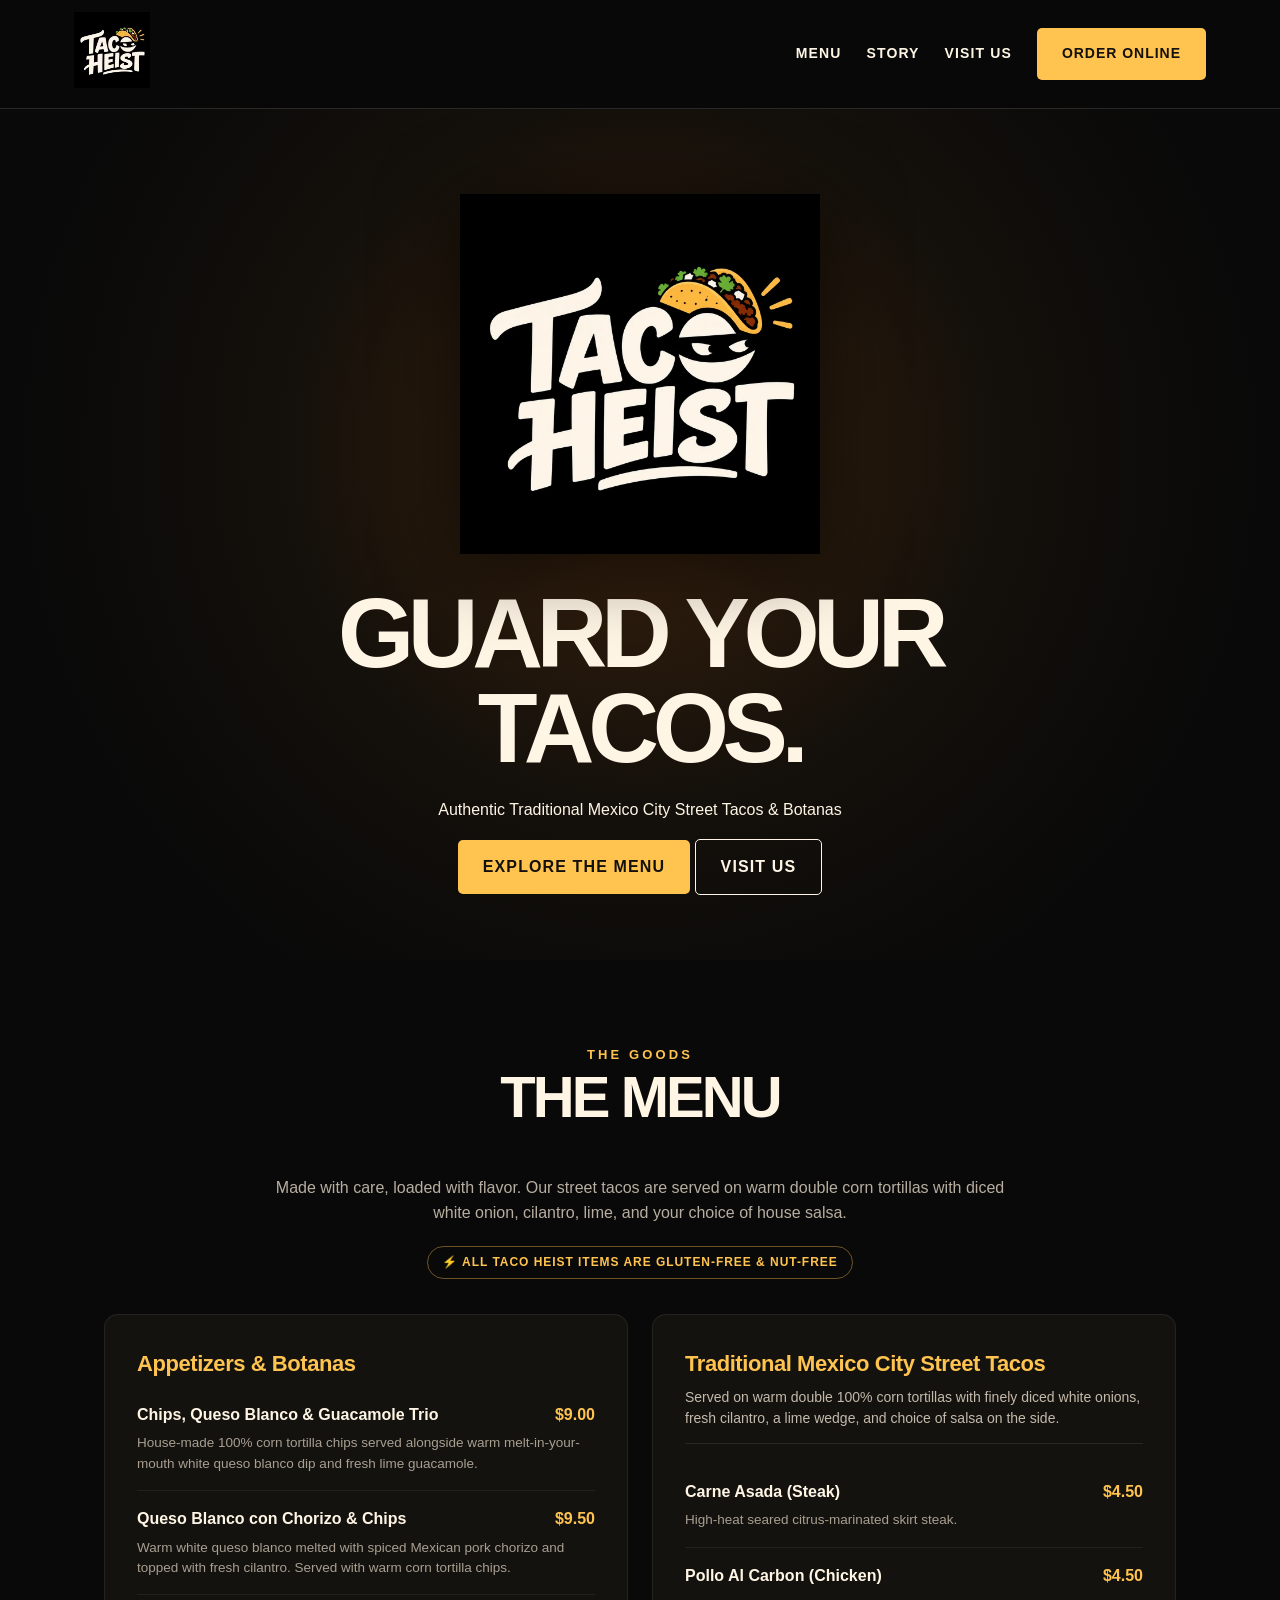
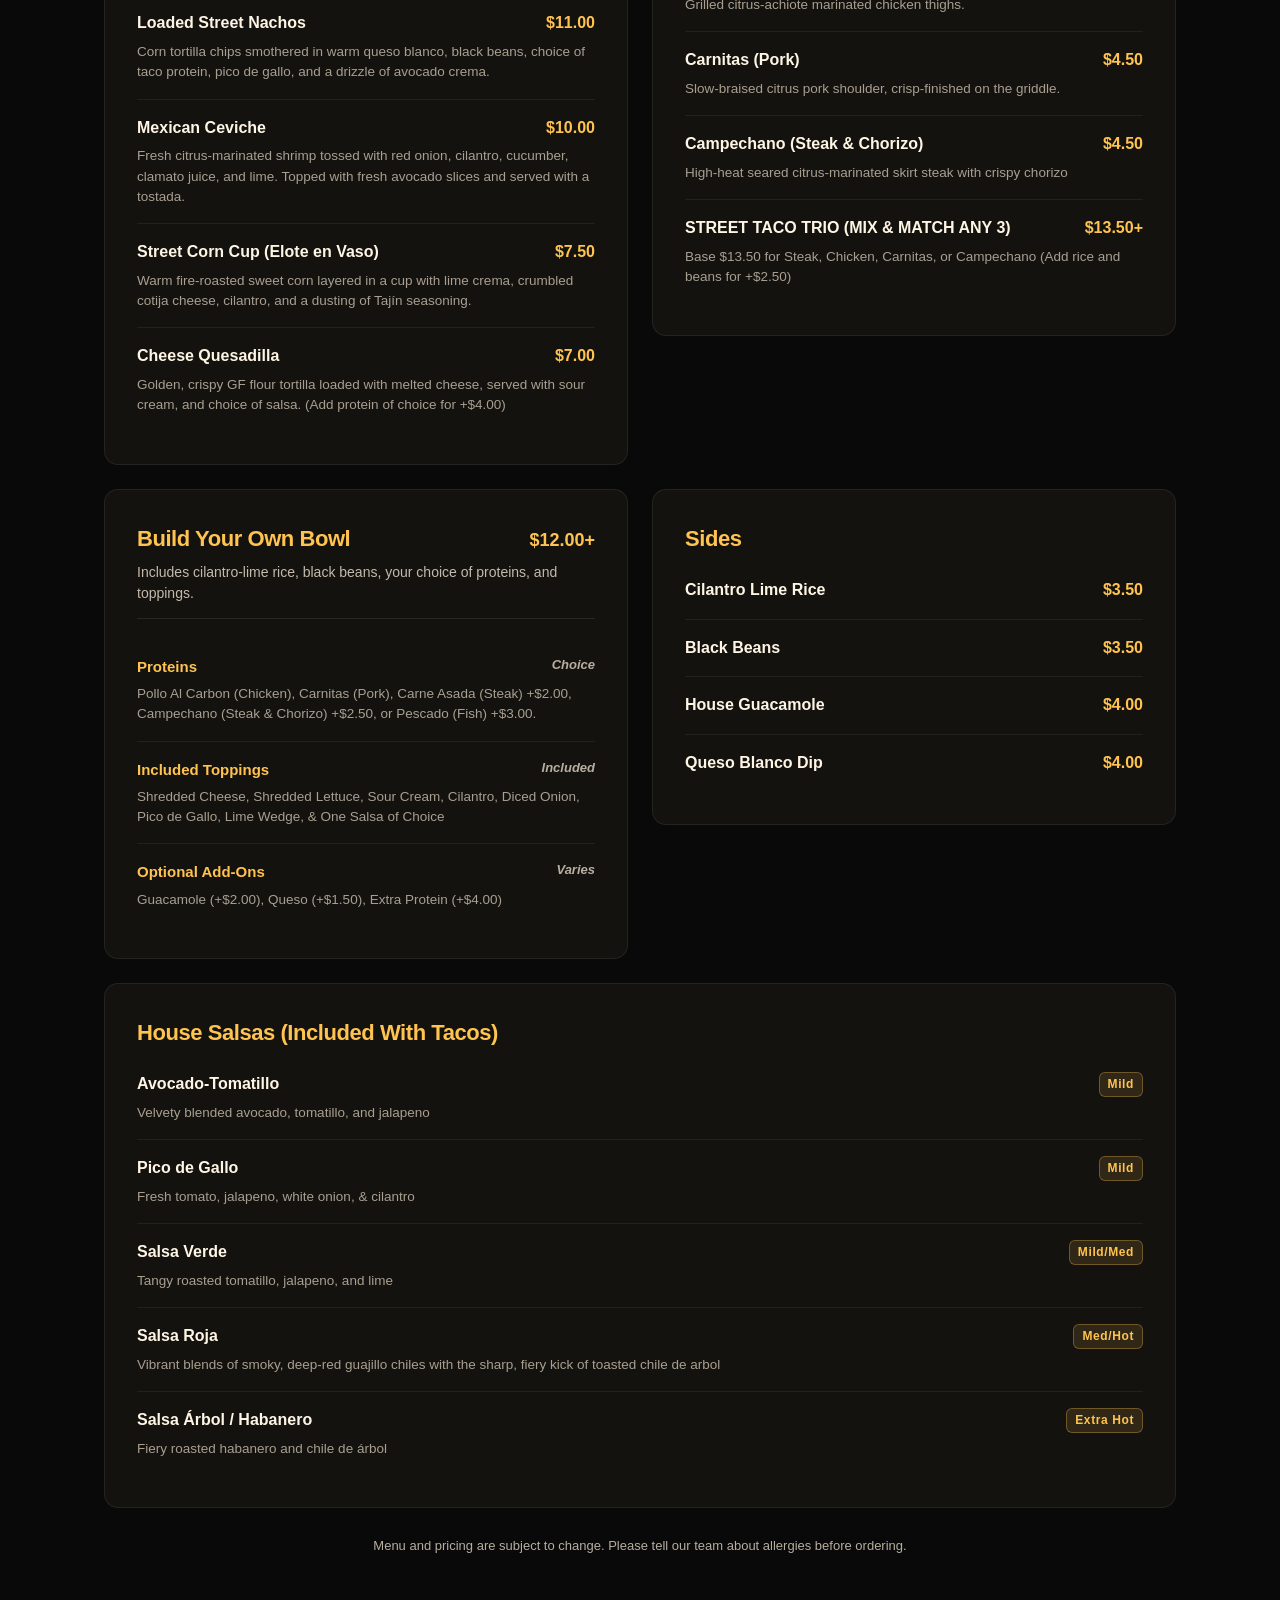
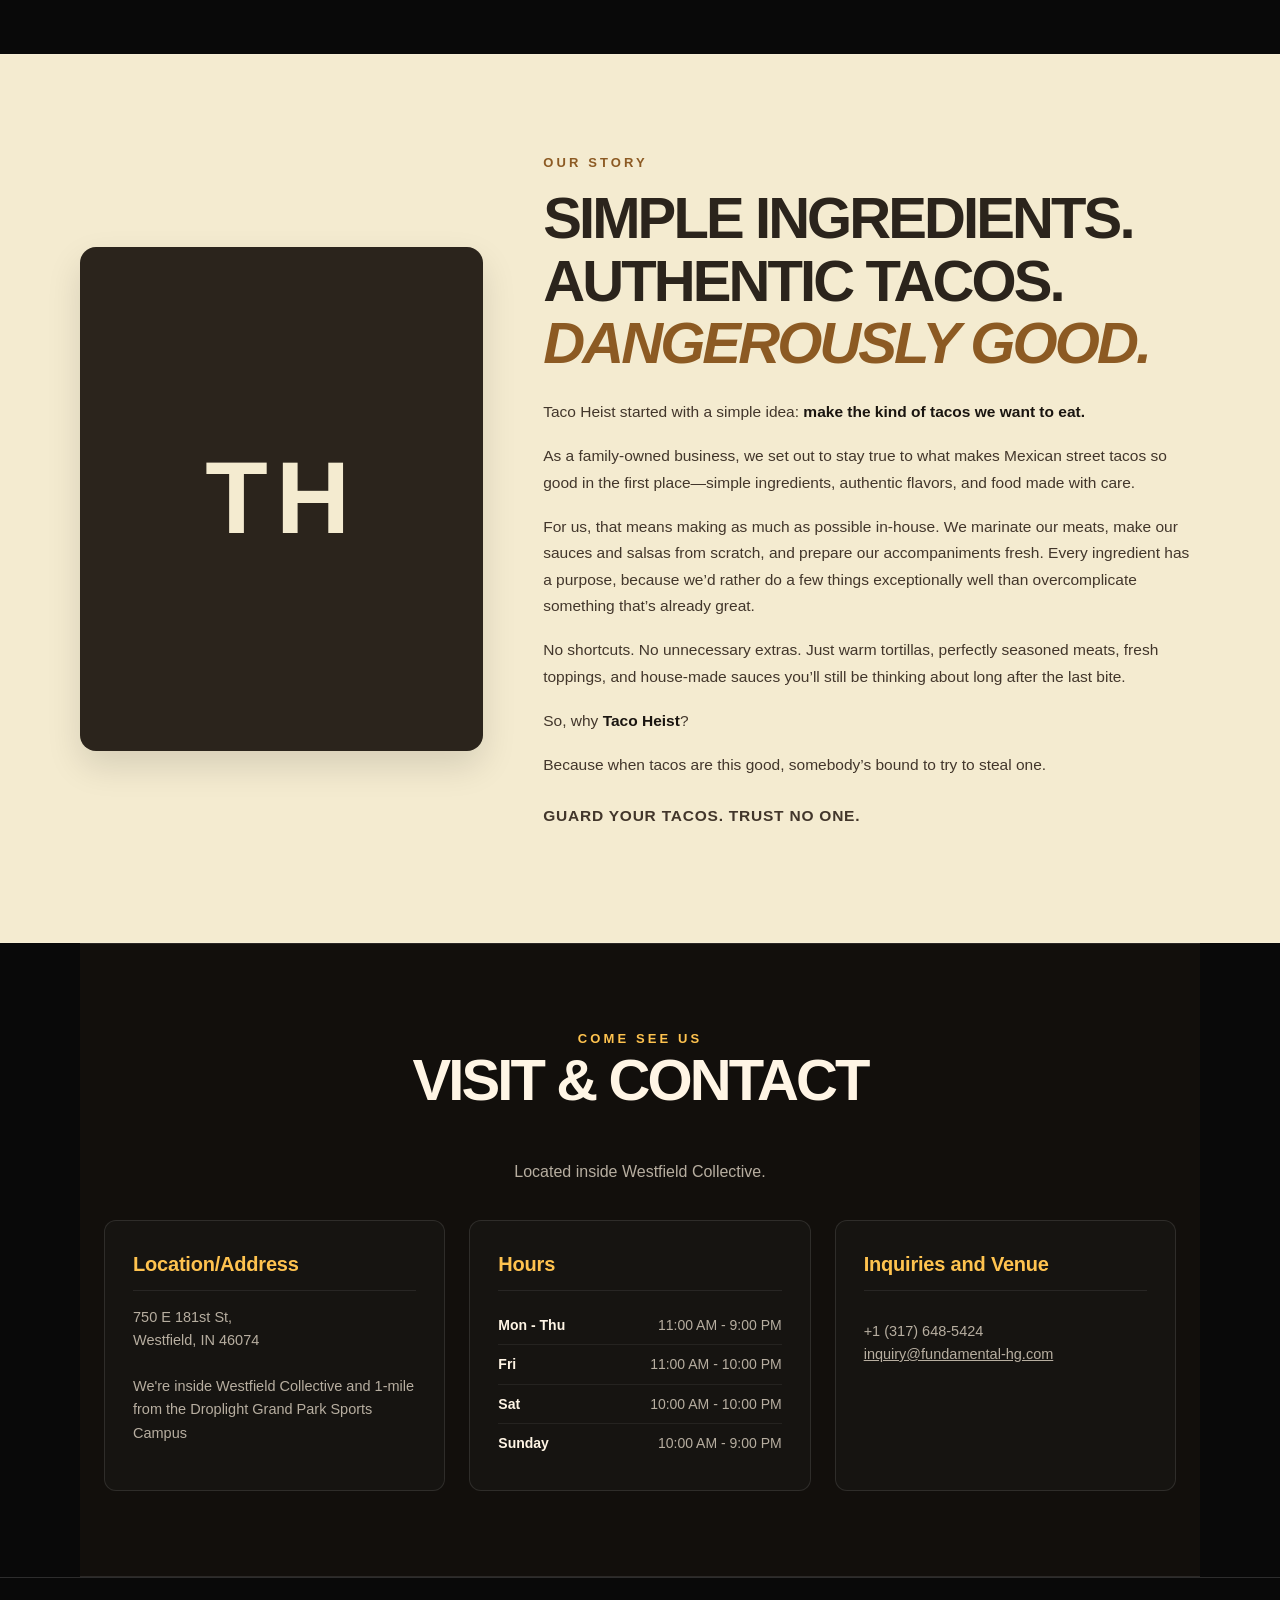
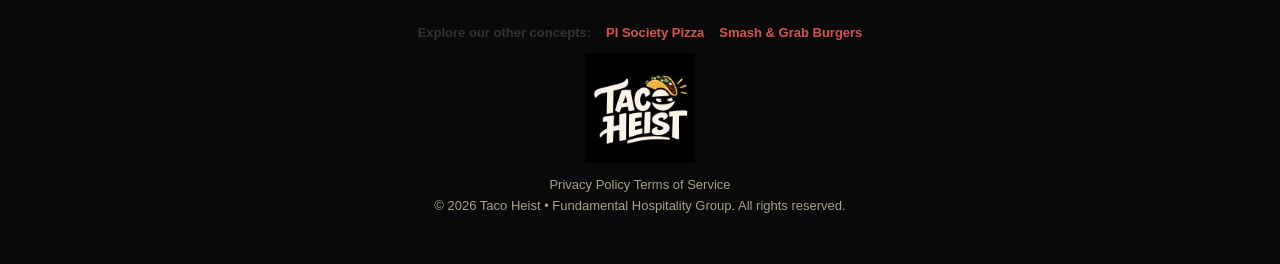
<file: index.html>
<!DOCTYPE html>
<html lang="en">
<head>
    <meta charset="UTF-8">
    <meta name="viewport" content="width=device-width, initial-scale=1.0">
    <title>Taco Heist | Westfield, IN</title>
    <link rel="stylesheet" href="css/styles.css">
    <link rel="icon" type="image/png" href="images/favicon.png">
    <link rel="canonical" href="https://www.taco-heist.com/" />
    <meta property="og:site_name" content="Taco Heist" />
    <script type="application/ld+json">
        {
        "@context": "https://schema.org",
        "@type": "WebSite",
        "name": "Taco Heist",
        "alternateName": "Taco Heist: Guard Your Tacos!",
        "description": "Wood-fired artisan pizza located inside the Westfield Collective, just one mile south of the Droplight Grand Park Sports Campus.",
        "url": "https://www.taco-heist.com/"
        }
    </script>
</head>
<script async src="https://www.googletagmanager.com/gtm.js?id=GTM-P6GP3KF7"></script>
<script>
  window.dataLayer = window.dataLayer || [];
  function gtag(){dataLayer.push(arguments);}
  gtag('js', new Date());
</script>
<body>

    <!-- NAVIGATION -->
    <header>
        <nav>
            <div class="brand">
                <a href="#hero">
                    <img src="images/th_company_logo.webp" alt="Taco Heist Logo">
                </a>
            </div>
            <div class="links">
                <a href="#menu">MENU</a>
				<a href="#story">STORY</a>
                <a href="#visit">VISIT US</a>
                <a href="#" class="btn order-popup-trigger">ORDER ONLINE</a>
            </div>
        </nav>
    </header>

    <!-- HERO SECTION -->
    <section class="hero" id="hero">
        <div class="hero-content">
            <img src="images/th_company_logo_lg.webp" alt="Taco Heist Shield Logo" style="margin: 20px 0 10px 0;">
            <!-- SEO H1: Hidden visually, but read by Google -->
            <h1 class="visually-hidden">Taco Heist</h1>
            <!-- Visual Heading: Changed to H2, styling preserved via class -->
            <h2 class="hero-title">GUARD YOUR <br>TACOS.</h2>
            <p>Authentic Traditional Mexico City Street Tacos &amp; Botanas</p>
            <div class="actions">
                <a href="#menu" class="btn">EXPLORE THE MENU</a>
                <a href="#visit" class="btn btn-outline">VISIT US</a>
            </div>
        </div>
    </section>

    <!-- MENU SECTION -->
    <section class="wrap" id="menu">
        <div class="center">
            <div class="eyebrow">The goods</div>
            <h2>THE MENU</h2>
            <p class="intro">Made with care, loaded with flavor. Our street tacos are served on warm double corn tortillas with diced white onion, cilantro, lime, and your choice of house salsa.</p>
            <span class="pill">⚡ ALL TACO HEIST ITEMS ARE GLUTEN-FREE &amp; NUT-FREE </span>
        </div>
        
        <!-- Dynamic Menu Container populated via js/main.js -->
        <div id="menu-container" class="menu-grid" style="margin-top:35px">
            <!-- Menu categories and items injected here dynamically -->
        </div>

        <p class="small center" style="margin-top:28px">Menu and pricing are subject to change. Please tell our team about allergies before ordering.</p>
    </section>
 
    <!-- STORY SECTION (Balanced Editorial Grid) -->
    <section id="story" class="story-section">
        <div class="story-container">
            <div class="story-mark-col">
                <div class="story-mark">
                    <span>TH</span>
                </div>
            </div>
            <div class="story-content">
                <span class="eyebrow" style="color: #8c5a23;">OUR STORY</span>
                <h2>SIMPLE INGREDIENTS. AUTHENTIC TACOS.<br><em>DANGEROUSLY GOOD.</em></h2>
                <p>Taco Heist started with a simple idea: <strong>make the kind of tacos we want to eat.</strong></p>
                <p>As a family-owned business, we set out to stay true to what makes Mexican street tacos so good in the first place—simple ingredients, authentic flavors, and food made with care.</p>
                <p>For us, that means making as much as possible in-house. We marinate our meats, make our sauces and salsas from scratch, and prepare our accompaniments fresh. Every ingredient has a purpose, because we’d rather do a few things exceptionally well than overcomplicate something that’s already great.</p>
                <p>No shortcuts. No unnecessary extras. Just warm tortillas, perfectly seasoned meats, fresh toppings, and house-made sauces you’ll still be thinking about long after the last bite.</p>
                <p>So, why <strong>Taco Heist</strong>?</p>
                <p>Because when tacos are this good, somebody’s bound to try to steal one.</p>
                <p style="margin-top: 24px; font-weight: 900; letter-spacing: 0.05em; text-transform: uppercase;">Guard your tacos. Trust no one.</p>
            </div>
        </div>
    </section>
  
    <!-- VISIT & CONTACT SECTION (3 COLUMNS) -->
    <section class="wrap visit-section" id="visit">
        <div class="center">
            <div class="eyebrow">Come see us</div>
            <h2>VISIT &amp; CONTACT</h2>
            <p class="intro">Located inside Westfield Collective.</p>
        </div>

        <div class="visit-grid">
            <!-- Column 1: Location -->
            <div class="visit-card">
                <h3>Location/Address</h3>
                <p>750 E 181st St,<br>Westfield, IN 46074<br><br>We're inside Westfield Collective and 1-mile from the Droplight Grand Park Sports Campus</p>
            </div>

            <!-- Column 2: Hours -->
            <div class="visit-card">
                <h3>Hours</h3>
                <ul class="hours-list">
                    <li><span><strong>Mon - Thu</strong></span> <span>11:00 AM - 9:00 PM</span></li>
                    <li><span><strong>Fri</strong></span> <span>11:00 AM - 10:00 PM</span></li>
                    <li><span><strong>Sat</strong></span> <span>10:00 AM - 10:00 PM</span></li>					
                    <li><span><strong>Sunday</strong></span> <span>10:00 AM - 9:00 PM</span></li>
                </ul>
            </div>

            <!-- Column 3: Inquiries -->
            <div class="visit-card">
                <h3>Inquiries and Venue</h3>
                <p style="margin-top: 14px;">+1 (317) 648-5424<br>
                <a href="mailto:inquiry@fundamental-hg.com" style="color: inherit; text-decoration: underline;">inquiry@fundamental-hg.com</a></p>
            </div>
        </div>
</section>

    <!-- FOOTER -->
    <footer class="foot">
        <div class="sibling-concepts">
            <span class="concepts-label">Explore our other concepts:</span>
            <a href="https://www.pisocietypizza.com" target="_blank" class="concept-link">PI Society Pizza</a>
            <a href="https://www.smashngrab-burgers.com" target="_blank" class="concept-link">Smash & Grab Burgers</a>
        </div>                  
        <img src="images/th_company_logo.webp" alt="Taco Heist Logo">
        <div class="legal-links">
            <a href="/privacy.html">Privacy Policy</a>
            <a href="/terms.html">Terms of Service</a>
        </div>
        <p>&copy; <span id="year">2026</span> Taco Heist • Fundamental Hospitality Group. All rights reserved.</p>
    </footer>

    <!-- SCRIPTS -->
    <script defer src="js/menu-data.js"></script>
    <script defer src="js/main.js"></script>
</body>
</html>
</file>
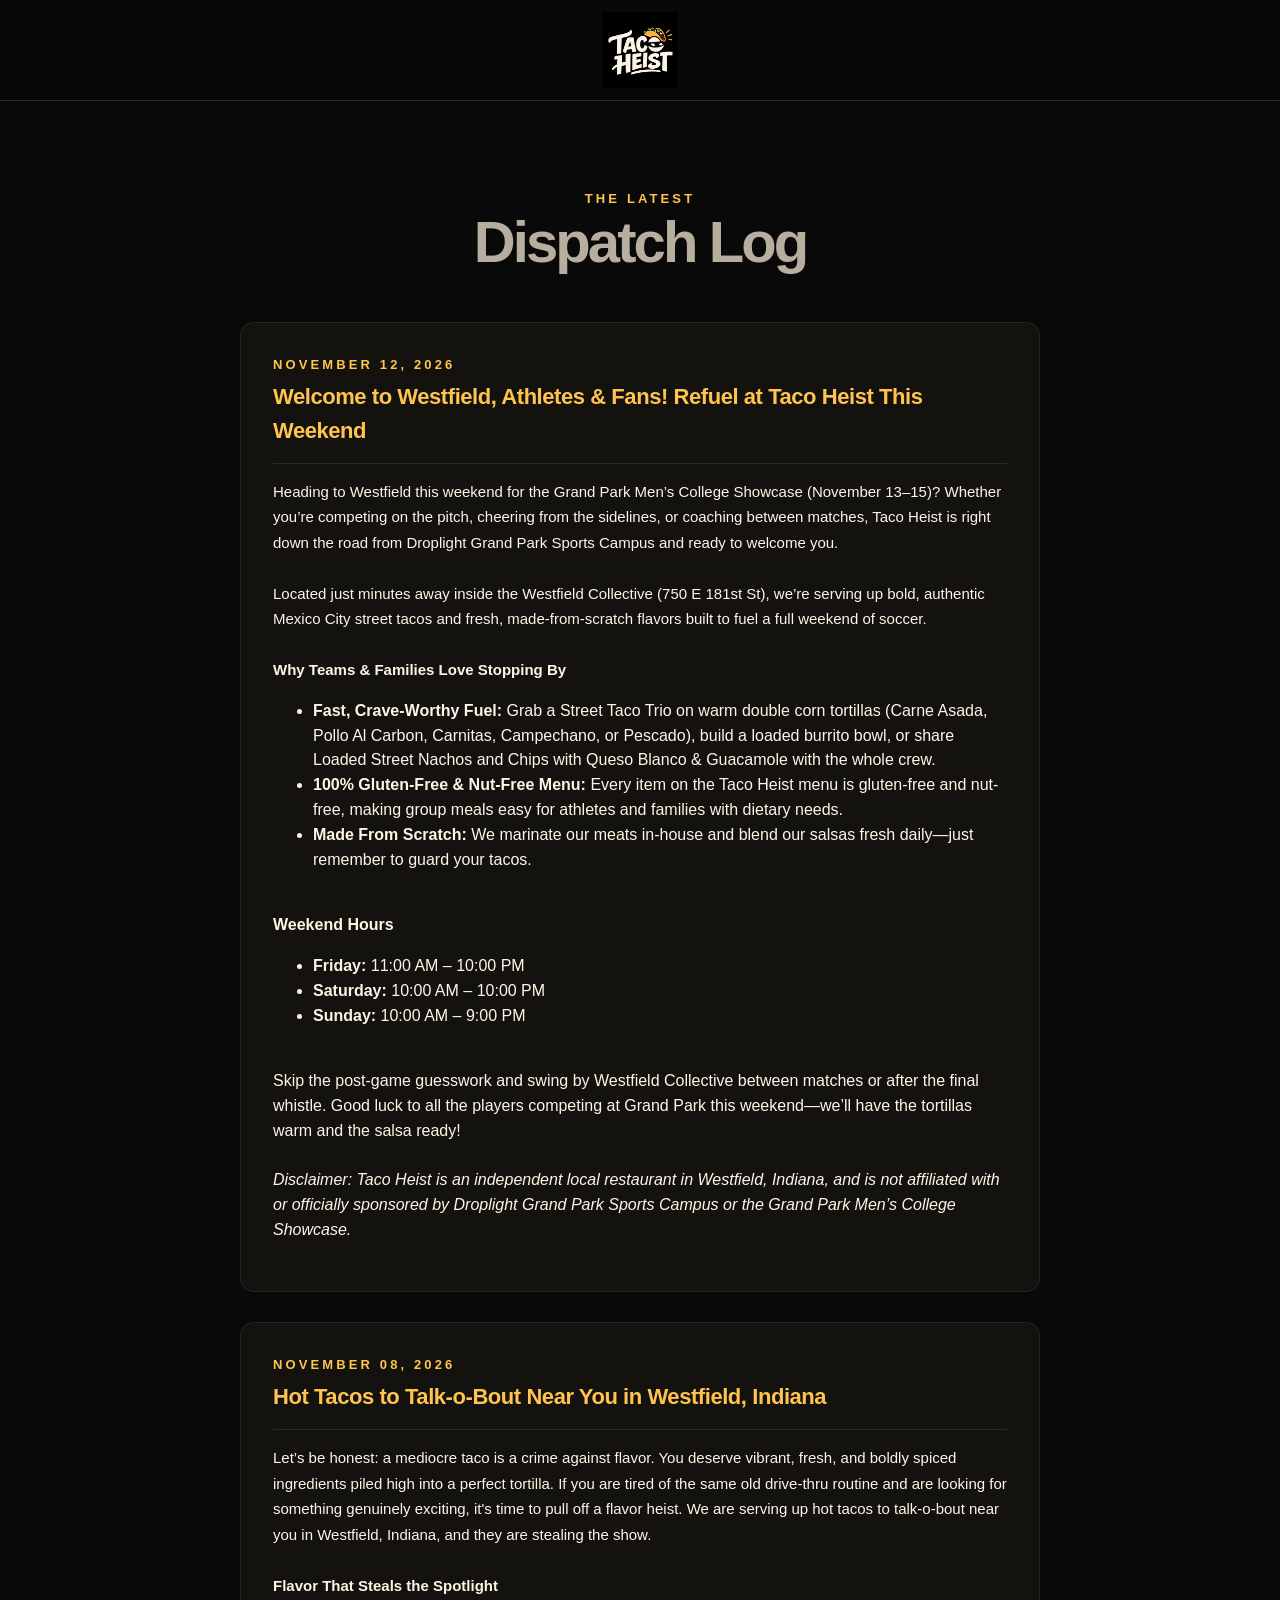
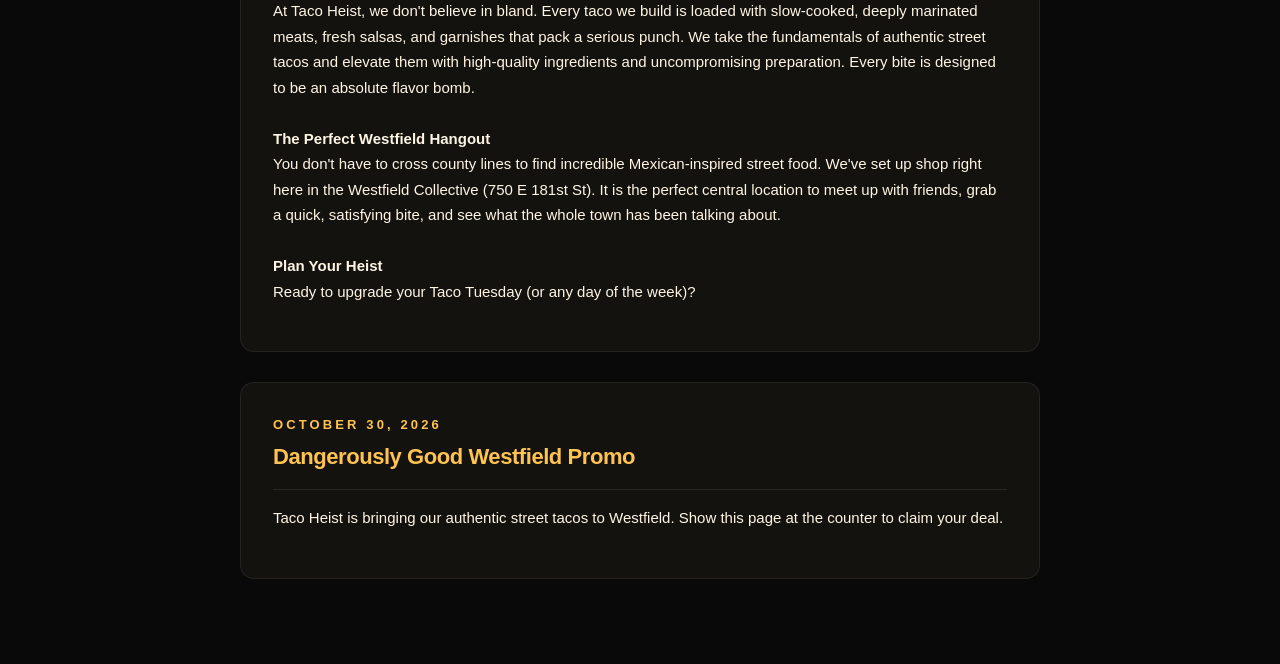
<file: blog/index.html>
<!DOCTYPE html>
<html lang="en">
<head>
    <meta charset="UTF-8">
    <meta name="viewport" content="width=device-width, initial-scale=1.0">
    <title>Taco Heist - Updates</title>
    <link rel="stylesheet" href="../css/styles.css">
    <link rel="icon" type="image/png" href="../images/favicon.png">
</head>
<body>
    <header>
        <nav style="justify-content: center;">
            <img src="../images/th_company_logo.png" alt="Taco Heist Logo">
        </nav>
    </header>

    <section class="wrap">
        <div class="center intro">
            <span class="eyebrow">The Latest</span>
            <h2>Dispatch Log</h2>
        </div>
                     
        <div style="display: flex; flex-direction: column; gap: 30px; max-width: 800px; margin: auto;">
            <!-- ================================================== -->
            <!-- 📋 NEW POST TEMPLATE: COPY THIS ENTIRE PANEL 📋 -->
            <!-- ================================================== -->
           <div class="panel">
                <div class="panel-header" style="flex-direction: column; margin-bottom: 15px;">
                    <span class="eyebrow" style="margin-bottom: 5px;">November 12, 2026</span>
                    <h3 style="margin-bottom: 0;">Welcome to Westfield, Athletes &amp; Fans! Refuel at Taco Heist This Weekend</h3>
                </div>
                <div style="border-top: 1px solid #ffffff18; padding-top: 15px;">
                    <p style="color: var(--cream); font-size: 15px; line-height: 1.7; margin-bottom: 15px;">
                        Heading to Westfield this weekend for the Grand Park Men’s College Showcase (November 13–15)? Whether you’re competing on the pitch, cheering from the sidelines, or coaching between matches, Taco Heist is right down the road from Droplight Grand Park Sports Campus and ready to welcome you.<br><br>

                        Located just minutes away inside the Westfield Collective (750 E 181st St), we’re serving up bold, authentic Mexico City street tacos and fresh, made-from-scratch flavors built to fuel a full weekend of soccer.<br><br>

                        <b>Why Teams &amp; Families Love Stopping By</b><br>
                        <ul>
                            <li><b>Fast, Crave-Worthy Fuel:</b> Grab a Street Taco Trio on warm double corn tortillas (Carne Asada, Pollo Al Carbon, Carnitas, Campechano, or Pescado), build a loaded burrito bowl, or share Loaded Street Nachos and Chips with Queso Blanco &amp; Guacamole with the whole crew.<br></li>
                            <li><b>100% Gluten-Free &amp; Nut-Free Menu:</b> Every item on the Taco Heist menu is gluten-free and nut-free, making group meals easy for athletes and families with dietary needs.<br></li>
                            <li><b>Made From Scratch:</b> We marinate our meats in-house and blend our salsas fresh daily—just remember to guard your tacos.<br><br></li>
                        </ul>
                            
                        <b>Weekend Hours</b><br>
                        <ul>
                            <li><b>Friday:</b> 11:00 AM – 10:00 PM<br></li>
                            <li><b>Saturday:</b> 10:00 AM – 10:00 PM<br></li>
                            <li><b>Sunday:</b> 10:00 AM – 9:00 PM<br><br></li>
                        </ul>
                        Skip the post-game guesswork and swing by Westfield Collective between matches or after the final whistle. Good luck to all the players competing at Grand Park this weekend—we’ll have the tortillas warm and the salsa ready!<br><br>

                        <i>Disclaimer: Taco Heist is an independent local restaurant in Westfield, Indiana, and is not affiliated with or officially sponsored by Droplight Grand Park Sports Campus or the Grand Park Men’s College Showcase.</i>
                    </p>
                </div>
            </div>
            <!-- ================================================== -->
            <!-- 📋 END OF TEMPLATE 📋 -->
            <!-- ================================================== -->

            <!-- ================================================== -->
            <!-- 📋 NEW POST TEMPLATE: COPY THIS ENTIRE PANEL 📋 -->
            <!-- ================================================== -->
            <div class="panel">
                <div class="panel-header" style="flex-direction: column; margin-bottom: 15px;">
                    <span class="eyebrow" style="margin-bottom: 5px;">November 08, 2026</span>
                    <h3 style="margin-bottom: 0;">Hot Tacos to Talk-o-Bout Near You in Westfield, Indiana</h3>
                </div>
                <div style="border-top: 1px solid #ffffff18; padding-top: 15px;">
                    <p style="color: var(--cream); font-size: 15px; line-height: 1.7; margin-bottom: 15px;">
                        Let’s be honest: a mediocre taco is a crime against flavor. You deserve vibrant, fresh, and boldly spiced ingredients piled high into a perfect tortilla. If you are tired of the same old drive-thru routine and are looking for something genuinely exciting, it's time to pull off a flavor heist. We are serving up hot tacos to talk-o-bout near you in Westfield, Indiana, and they are stealing the show.<br><br>

                        <b>Flavor That Steals the Spotlight</b><br>
                        At Taco Heist, we don't believe in bland. Every taco we build is loaded with slow-cooked, deeply marinated meats, fresh salsas, and garnishes that pack a serious punch. We take the fundamentals of authentic street tacos and elevate them with high-quality ingredients and uncompromising preparation. Every bite is designed to be an absolute flavor bomb.<br><br>

                        <b>The Perfect Westfield Hangout</b><br>
                        You don't have to cross county lines to find incredible Mexican-inspired street food. We've set up shop right here in the Westfield Collective (750 E 181st St). It is the perfect central location to meet up with friends, grab a quick, satisfying bite, and see what the whole town has been talking about.<br><br>

                        <b>Plan Your Heist</b><br>
                        Ready to upgrade your Taco Tuesday (or any day of the week)?
                    </p>
                </div>
            </div>
            <!-- ================================================== -->
            <!-- 📋 END OF TEMPLATE 📋 -->
            <!-- ================================================== -->

            <!-- ================================================== -->
            <!-- 📋 NEW POST TEMPLATE: COPY THIS ENTIRE PANEL 📋 -->
            <!-- ================================================== -->
            <div class="panel">
                <div class="panel-header" style="flex-direction: column; margin-bottom: 15px;">
                    <span class="eyebrow" style="margin-bottom: 5px;">October 30, 2026</span>
                    <h3 style="margin-bottom: 0;">Dangerously Good Westfield Promo</h3>
                </div>
                <div style="border-top: 1px solid #ffffff18; padding-top: 15px;">
                    <p style="color: var(--cream); font-size: 15px; line-height: 1.7; margin-bottom: 15px;">
                        Taco Heist is bringing our authentic street tacos to Westfield. Show this page at the counter to claim your deal.
                    </p>
                </div>
            </div>
            <!-- ================================================== -->
            <!-- 📋 END OF TEMPLATE 📋 -->
            <!-- ================================================== -->
        </div>
    </section>
</body>
</html>
</file>
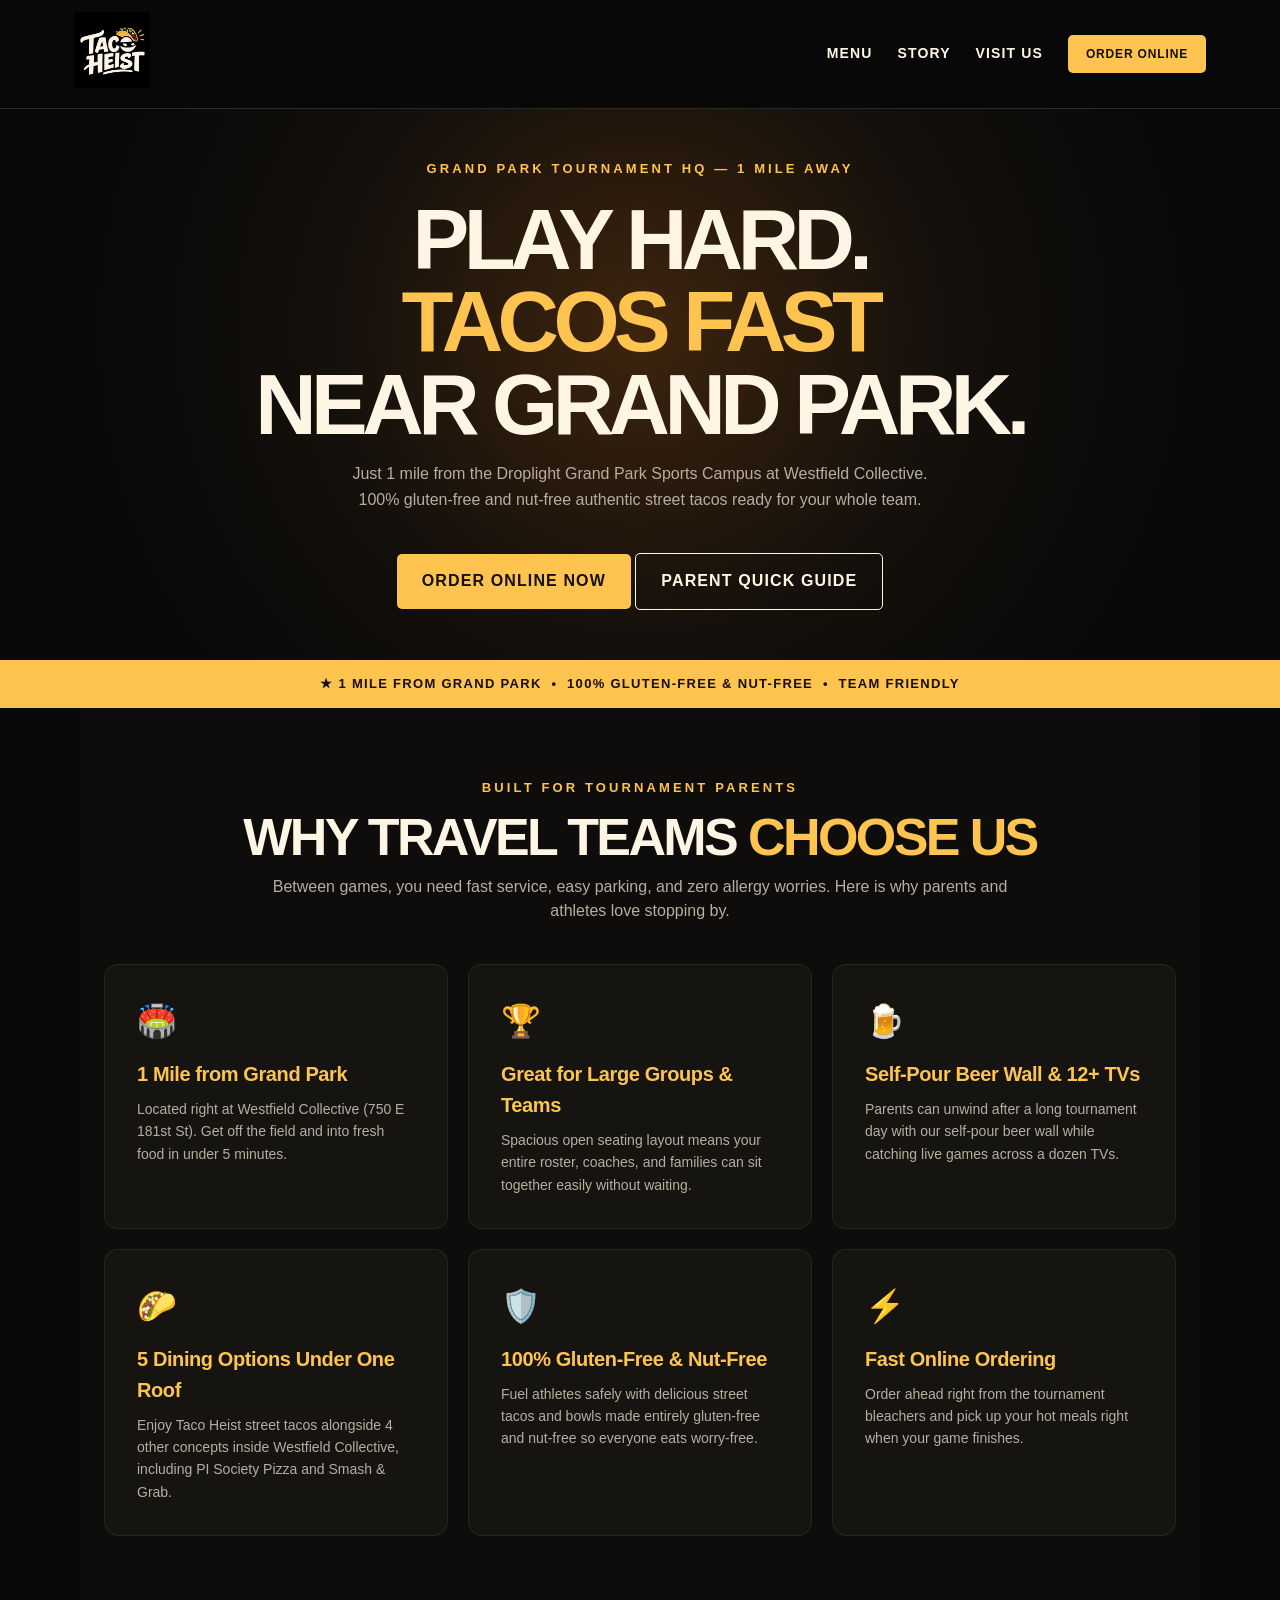
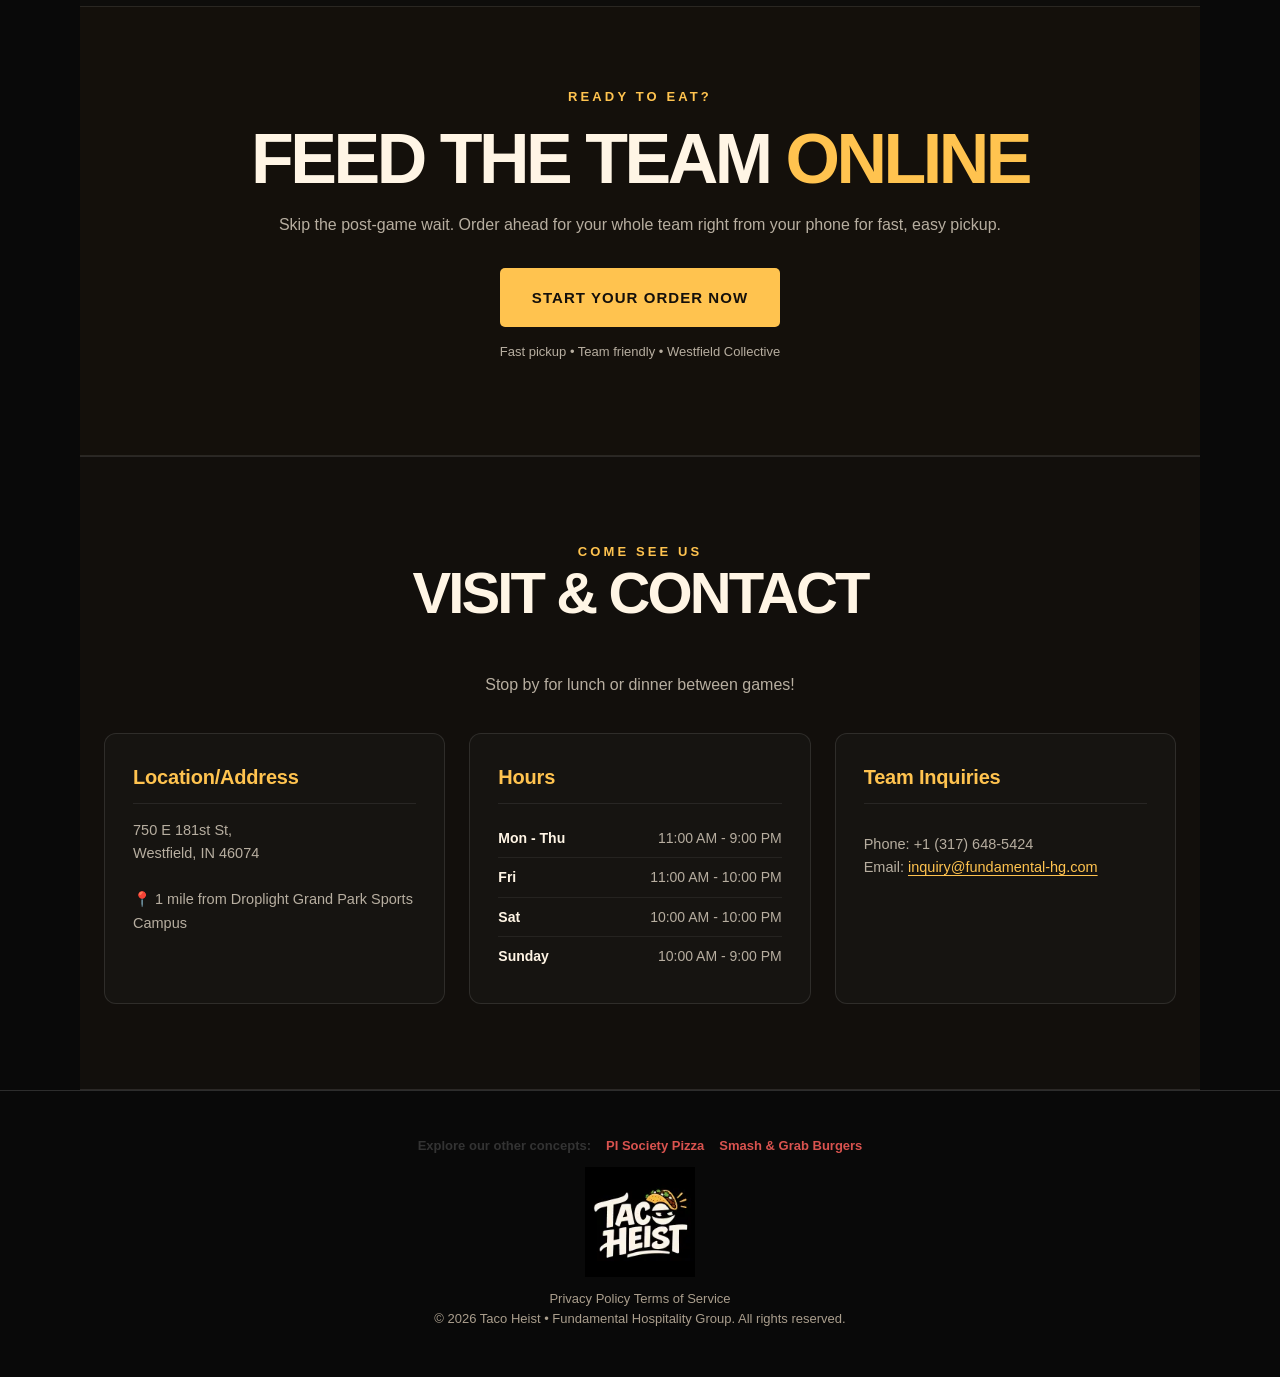
<file: grand-park.html>
<!DOCTYPE html>
<html lang="en">
<head>
    <meta charset="UTF-8">
    <meta name="viewport" content="width=device-width, initial-scale=1.0">
    <title>Grand Park Tournament Families | Taco Heist</title>
    <link rel="stylesheet" href="css/styles.css">
    <link rel="icon" type="image/png" href="images/favicon.png">
    <meta property="og:site_name" content="Taco Heist, Guard Your Tacos!">
    <script type="application/ld+json">
        {
        "@context": "https://schema.org",
        "@type": "WebSite",
        "name": "Taco Heist",
        "alternateName": "Taco Heist: Grand Park Tournament Dining",
        "url": "https://taco-heist.com/grand-park.html"
        }
    </script>
</head>
<script async src="https://www.googletagmanager.com/gtm.js?id=GTM-P6GP3KF7"></script>
<script>
  window.dataLayer = window.dataLayer || [];
  function gtag(){dataLayer.push(arguments);}
  gtag('js', new Date());
</script>
<body>

    <!-- NAVIGATION -->
    <header>
        <nav>
            <div class="brand">
                <a href="index.html">
                    <img src="images/th_company_logo.webp" alt="Taco Heist Logo">
                </a>
            </div>
            <div class="links">
                <a href="index.html#menu">MENU</a>
				<a href="index.html#story">STORY</a>
                <a href="index.html#visit">VISIT US</a>
                <a href="https://order.toasttab.com/" target="_blank" rel="noopener" class="btn order-popup-trigger" style="padding: 10px 18px; font-size: 12px;">ORDER ONLINE</a>
            </div>
        </nav>
    </header>

    <!-- HERO SECTION -->
    <section class="hero" id="hero" style="min-height: 520px; padding: 50px 20px;">
        <div class="hero-content">
            <span class="eyebrow" style="color: var(--gold); margin-bottom: 5px;">GRAND PARK TOURNAMENT HQ — 1 MILE AWAY</span>
            <h1 style="font-size: clamp(40px, 7vw, 85px); margin: 15px 0;">PLAY HARD.<br><span style="color: var(--gold);">TACOS FAST</span><br>NEAR GRAND PARK.</h1>
            <p style="max-width: 600px; color: var(--muted); font-size: 16px; line-height: 1.6;">Just 1 mile from the Droplight Grand Park Sports Campus at Westfield Collective. 100% gluten-free and nut-free authentic street tacos ready for your whole team.</p>
            <div class="actions" style="margin-top: 25px;">
                <a href="https://order.toasttab.com/" target="_blank" rel="noopener" class="btn order-popup-trigger">ORDER ONLINE NOW</a>
                <a href="#quick-facts" class="btn btn-outline">PARENT QUICK GUIDE</a>
            </div>
        </div>
    </section>

    <!-- Ticker / Banner -->
    <div style="background: var(--gold); color: #14100b; text-align: center; padding: 14px 10px; font-weight: 900; font-size: 13px; letter-spacing: 0.1em; text-transform: uppercase;">
        ★ 1 MILE FROM GRAND PARK &nbsp;&bull;&nbsp; 100% GLUTEN-FREE & NUT-FREE &nbsp;&bull;&nbsp; TEAM FRIENDLY
    </div>

    <!-- Quick Glance Highlights for Fast Mobile Eye-Parsing -->
    <section id="quick-facts" class="wrap" style="padding: 70px 24px; background: #0e0d0b;">
        <div class="center" style="margin-bottom: 40px;">
            <div class="eyebrow">BUILT FOR TOURNAMENT PARENTS</div>
            <h2 style="font-size: clamp(34px, 5vw, 52px); margin: 10px 0;">WHY TRAVEL TEAMS <span style="color: var(--gold);">CHOOSE US</span></h2>
            <p class="intro">Between games, you need fast service, easy parking, and zero allergy worries. Here is why parents and athletes love stopping by.</p>
        </div>

        <div style="display: grid; grid-template-columns: repeat(auto-fit, minmax(280px, 1fr)); gap: 20px; max-width: 1120px; margin: 0 auto;">
            
            <!-- Card 1 -->
            <div class="panel" style="background: #161411;">
                <span style="font-size: 32px; display: block; margin-bottom: 12px;">🏟️</span>
                <h3 style="color: var(--gold); font-size: 20px; margin-bottom: 8px;">1 Mile from Grand Park</h3>
                <p style="color: var(--muted); font-size: 14px; line-height: 1.6; margin: 0;">Located right at Westfield Collective (750 E 181st St). Get off the field and into fresh food in under 5 minutes.</p>
            </div>

            <!-- Card 2 -->
            <div class="panel" style="background: #161411;">
                <span style="font-size: 32px; display: block; margin-bottom: 12px;">🏆</span>
                <h3 style="color: var(--gold); font-size: 20px; margin-bottom: 8px;">Great for Large Groups & Teams</h3>
                <p style="color: var(--muted); font-size: 14px; line-height: 1.6; margin: 0;">Spacious open seating layout means your entire roster, coaches, and families can sit together easily without waiting.</p>
            </div>

            <!-- Card 3 -->
            <div class="panel" style="background: #161411;">
                <span style="font-size: 32px; display: block; margin-bottom: 12px;">🍺</span>
                <h3 style="color: var(--gold); font-size: 20px; margin-bottom: 8px;">Self-Pour Beer Wall & 12+ TVs</h3>
                <p style="color: var(--muted); font-size: 14px; line-height: 1.6; margin: 0;">Parents can unwind after a long tournament day with our self-pour beer wall while catching live games across a dozen TVs.</p>
            </div>

            <!-- Card 4 -->
            <div class="panel" style="background: #161411;">
                <span style="font-size: 32px; display: block; margin-bottom: 12px;">🌮</span>
                <h3 style="color: var(--gold); font-size: 20px; margin-bottom: 8px;">5 Dining Options Under One Roof</h3>
                <p style="color: var(--muted); font-size: 14px; line-height: 1.6; margin: 0;">Enjoy Taco Heist street tacos alongside 4 other concepts inside Westfield Collective, including PI Society Pizza and Smash & Grab.</p>
            </div>

            <!-- Card 5 -->
            <div class="panel" style="background: #161411;">
                <span style="font-size: 32px; display: block; margin-bottom: 12px;">🛡️</span>
                <h3 style="color: var(--gold); font-size: 20px; margin-bottom: 8px;">100% Gluten-Free & Nut-Free</h3>
                <p style="color: var(--muted); font-size: 14px; line-height: 1.6; margin: 0;">Fuel athletes safely with delicious street tacos and bowls made entirely gluten-free and nut-free so everyone eats worry-free.</p>
            </div>

            <!-- Card 6 -->
            <div class="panel" style="background: #161411;">
                <span style="font-size: 32px; display: block; margin-bottom: 12px;">⚡</span>
                <h3 style="color: var(--gold); font-size: 20px; margin-bottom: 8px;">Fast Online Ordering</h3>
                <p style="color: var(--muted); font-size: 14px; line-height: 1.6; margin: 0;">Order ahead right from the tournament bleachers and pick up your hot meals right when your game finishes.</p>
            </div>

        </div>
    </section>

    <!-- ORDER ONLINE CTA SECTION -->
    <section class="wrap center" style="background: #14100b; border-top: 1px solid #ffffff18; border-bottom: 1px solid #ffffff18; padding: 80px 24px;">
        <div class="eyebrow">READY TO EAT?</div>
        <h2 style="font-size: clamp(38px, 6vw, 70px); margin: 15px 0;">FEED THE TEAM <span style="color: var(--gold);">ONLINE</span></h2>
        <p class="intro" style="margin-bottom: 30px;">Skip the post-game wait. Order ahead for your whole team right from your phone for fast, easy pickup.</p>
        <a href="https://order.toasttab.com/" target="_blank" rel="noopener" class="btn order-popup-trigger" style="font-size: 15px; padding: 18px 32px;">START YOUR ORDER NOW</a>
        <p class="small" style="margin-top: 15px;">Fast pickup &bull; Team friendly &bull; Westfield Collective</p>
    </section>
  
    <!-- VISIT & CONTACT SECTION (3 COLUMNS) -->
    <section class="wrap visit-section" id="visit">
        <div class="center">
            <div class="eyebrow">Come see us</div>
            <h2>VISIT &amp; CONTACT</h2>
            <p class="intro">Stop by for lunch or dinner between games!</p>
        </div>

        <div class="visit-grid">
            <!-- Column 1: Location -->
            <div class="visit-card">
                <h3>Location/Address</h3>
                <p>750 E 181st St,<br>Westfield, IN 46074<br><br>📍 1 mile from Droplight Grand Park Sports Campus</p>
            </div>

            <!-- Column 2: Hours -->
            <div class="visit-card">
                <h3>Hours</h3>
                <ul class="hours-list">
                    <li><span><strong>Mon - Thu</strong></span> <span>11:00 AM - 9:00 PM</span></li>
                    <li><span><strong>Fri</strong></span> <span>11:00 AM - 10:00 PM</span></li>
                    <li><span><strong>Sat</strong></span> <span>10:00 AM - 10:00 PM</span></li>					
                    <li><span><strong>Sunday</strong></span> <span>10:00 AM - 9:00 PM</span></li>
                </ul>
            </div>

            <!-- Column 3: Inquiries -->
            <div class="visit-card">
                <h3>Team Inquiries</h3>
                <p style="margin-top: 14px;">Phone: +1 (317) 648-5424<br>
                Email: <a href="mailto:inquiry@fundamental-hg.com" class="contact-link">inquiry@fundamental-hg.com</a></p>
            </div>
        </div>
    </section>

    <!-- FOOTER -->
    <footer class="foot">
        <div class="sibling-concepts">
            <span class="concepts-label">Explore our other concepts:</span>
            <a href="https://www.pisocietypizza.com" target="_blank" class="concept-link">PI Society Pizza</a>
            <a href="https://www.smashngrab-burgers.com" target="_blank" class="concept-link">Smash & Grab Burgers</a>
        </div>                  
        <img src="images/th_company_logo.webp" alt="Taco Heist Logo">
        <div class="legal-links">
            <a href="/privacy.html">Privacy Policy</a>
            <a href="/terms.html">Terms of Service</a>
        </div>
        <p>&copy; <span id="year">2026</span> Taco Heist &bull; Fundamental Hospitality Group. All rights reserved.</p>
    </footer>

    <!-- SCRIPTS -->
    <script defer src="js/main.js"></script>
</body>
</html>
</file>
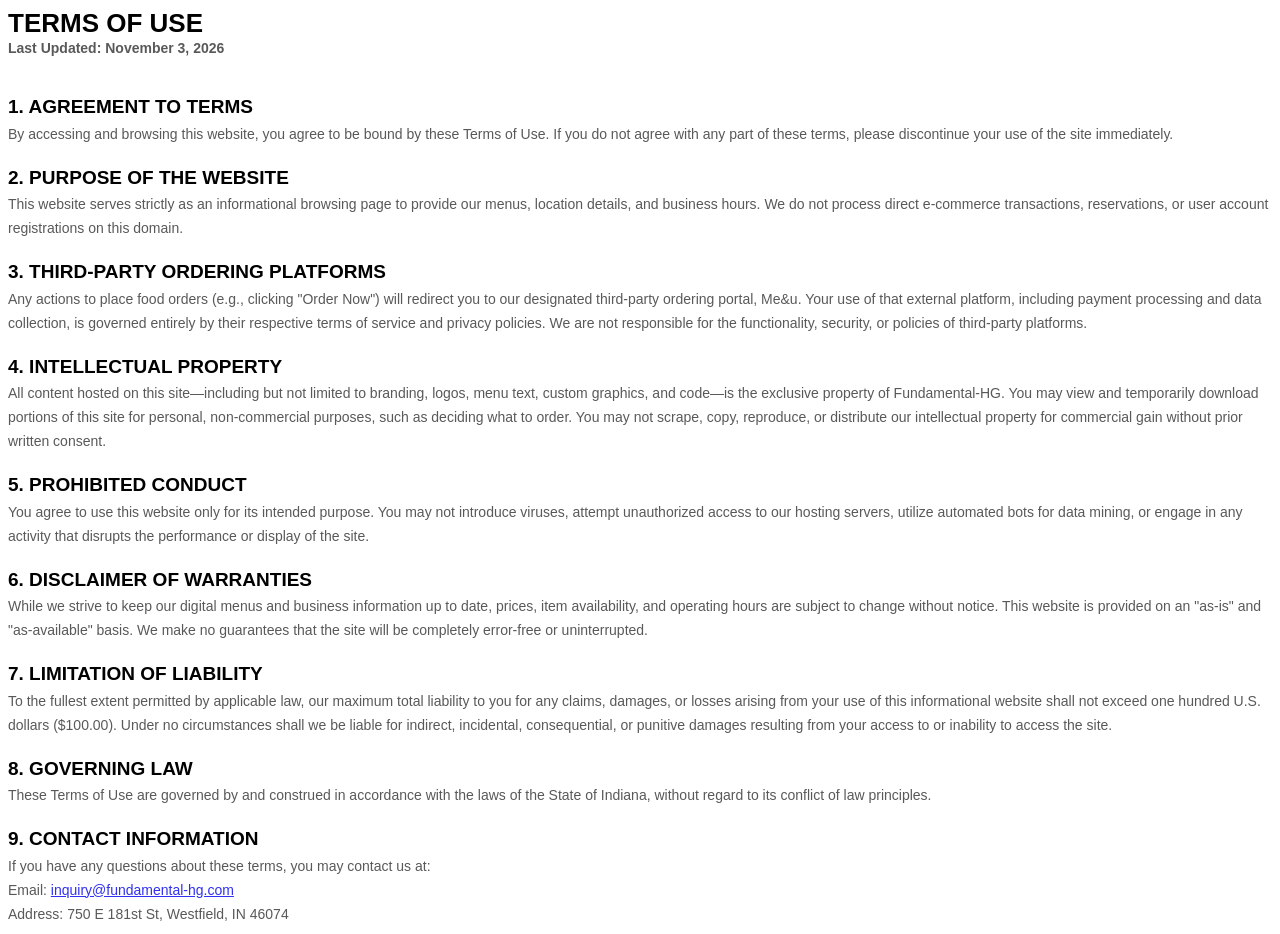
<file: terms.html>
<!DOCTYPE html>
<html lang="en">
<head>
<meta charset="UTF-8">
<title>Terms of Use</title>
<style>
[data-custom-class='body'], [data-custom-class='body'] * {
          background: transparent !important;
        }
[data-custom-class='title'], [data-custom-class='title'] * {
          font-family: Arial !important;
font-size: 26px !important;
color: #000000 !important;
        }
[data-custom-class='subtitle'], [data-custom-class='subtitle'] * {
          font-family: Arial !important;
color: #595959 !important;
font-size: 14px !important;
        }
[data-custom-class='heading_1'], [data-custom-class='heading_1'] * {
          font-family: Arial !important;
font-size: 19px !important;
color: #000000 !important;
        }
[data-custom-class='heading_2'], [data-custom-class='heading_2'] * {
          font-family: Arial !important;
font-size: 17px !important;
color: #000000 !important;
        }
[data-custom-class='body_text'], [data-custom-class='body_text'] * {
          color: #595959 !important;
font-size: 14px !important;
font-family: Arial !important;
        }
[data-custom-class='link'], [data-custom-class='link'] * {
          color: #3030F1 !important;
font-size: 14px !important;
font-family: Arial !important;
word-break: break-word !important;
        }
</style>
</head>
<body>
<div data-custom-class="body">
    <div><strong><span data-custom-class="title">TERMS OF USE</span></strong></div>
    <div><strong><span data-custom-class="subtitle">Last Updated: November 3, 2026</span></strong></div>
    <br><br>

    <div style="line-height: 1.5;"><strong><span data-custom-class="heading_1">1. AGREEMENT TO TERMS</span></strong></div>
    <div style="line-height: 1.5;"><span data-custom-class="body_text">By accessing and browsing this website, you agree to be bound by these Terms of Use. If you do not agree with any part of these terms, please discontinue your use of the site immediately.</span></div>
    <br>

    <div style="line-height: 1.5;"><strong><span data-custom-class="heading_1">2. PURPOSE OF THE WEBSITE</span></strong></div>
    <div style="line-height: 1.5;"><span data-custom-class="body_text">This website serves strictly as an informational browsing page to provide our menus, location details, and business hours. We do not process direct e-commerce transactions, reservations, or user account registrations on this domain.</span></div>
    <br>

    <div style="line-height: 1.5;"><strong><span data-custom-class="heading_1">3. THIRD-PARTY ORDERING PLATFORMS</span></strong></div>
    <div style="line-height: 1.5;"><span data-custom-class="body_text">Any actions to place food orders (e.g., clicking "Order Now") will redirect you to our designated third-party ordering portal, Me&amp;u. Your use of that external platform, including payment processing and data collection, is governed entirely by their respective terms of service and privacy policies. We are not responsible for the functionality, security, or policies of third-party platforms.</span></div>
    <br>

    <div style="line-height: 1.5;"><strong><span data-custom-class="heading_1">4. INTELLECTUAL PROPERTY</span></strong></div>
    <div style="line-height: 1.5;"><span data-custom-class="body_text">All content hosted on this site—including but not limited to branding, logos, menu text, custom graphics, and code—is the exclusive property of Fundamental-HG. You may view and temporarily download portions of this site for personal, non-commercial purposes, such as deciding what to order. You may not scrape, copy, reproduce, or distribute our intellectual property for commercial gain without prior written consent.</span></div>
    <br>

    <div style="line-height: 1.5;"><strong><span data-custom-class="heading_1">5. PROHIBITED CONDUCT</span></strong></div>
    <div style="line-height: 1.5;"><span data-custom-class="body_text">You agree to use this website only for its intended purpose. You may not introduce viruses, attempt unauthorized access to our hosting servers, utilize automated bots for data mining, or engage in any activity that disrupts the performance or display of the site.</span></div>
    <br>

    <div style="line-height: 1.5;"><strong><span data-custom-class="heading_1">6. DISCLAIMER OF WARRANTIES</span></strong></div>
    <div style="line-height: 1.5;"><span data-custom-class="body_text">While we strive to keep our digital menus and business information up to date, prices, item availability, and operating hours are subject to change without notice. This website is provided on an "as-is" and "as-available" basis. We make no guarantees that the site will be completely error-free or uninterrupted.</span></div>
    <br>

    <div style="line-height: 1.5;"><strong><span data-custom-class="heading_1">7. LIMITATION OF LIABILITY</span></strong></div>
    <div style="line-height: 1.5;"><span data-custom-class="body_text">To the fullest extent permitted by applicable law, our maximum total liability to you for any claims, damages, or losses arising from your use of this informational website shall not exceed one hundred U.S. dollars ($100.00). Under no circumstances shall we be liable for indirect, incidental, consequential, or punitive damages resulting from your access to or inability to access the site.</span></div>
    <br>

    <div style="line-height: 1.5;"><strong><span data-custom-class="heading_1">8. GOVERNING LAW</span></strong></div>
    <div style="line-height: 1.5;"><span data-custom-class="body_text">These Terms of Use are governed by and construed in accordance with the laws of the State of Indiana, without regard to its conflict of law principles.</span></div>
    <br>

    <div style="line-height: 1.5;"><strong><span data-custom-class="heading_1">9. CONTACT INFORMATION</span></strong></div>
    <div style="line-height: 1.5;"><span data-custom-class="body_text">If you have any questions about these terms, you may contact us at:</span><br>
    <span data-custom-class="body_text">Email: <a href="mailto:inquiry@fundamental-hg.com" data-custom-class="link">inquiry@fundamental-hg.com</a></span><br>
    <span data-custom-class="body_text">Address: 750 E 181st St, Westfield, IN 46074</span></div>
</div>
</body>
</html>
</file>
<file: css/styles.css>
/* Core Reset & Theme Variables */
:root {
  --gold: #ffc34f;
  --cream: #fff5e5;
  --muted: #b7aea0;
  --dark: #090909;
}

* {
  box-sizing: border-box;
}

.visually-hidden {
    position: absolute;
    width: 1px;
    height: 1px;
    margin: -1px;
    padding: 0;
    overflow: hidden;
    clip: rect(0, 0, 0, 0);
    border: 0;
}

html {
  scroll-behavior: smooth;
}

body {
  margin: 0;
  background: var(--dark);
  color: var(--cream);
  font-family: Arial, Helvetica, sans-serif;
  line-height: 1.55;
}

a {
  color: inherit;
  text-decoration: none;
}

button {
  font: inherit;
}

header {
  position: sticky;
  top: 0;
  z-index: 10;
  background: #090909ed;
  border-bottom: 1px solid #ffffff22;
  backdrop-filter: blur(12px);
}

nav {
  max-width: 1180px;
  margin: auto;
  display: flex;
  align-items: center;
  justify-content: space-between;
  padding: 12px 24px;
  gap: 16px;
}

nav img {
  width: 76px;
  height: 76px;
  object-fit: contain;
}

nav .links {
  display: flex;
  gap: 25px;
  align-items: center;
  font-size: 14px;
  font-weight: 800;
  letter-spacing: .08em;
}

nav a:hover {
  color: var(--gold);
}

.btn {
  display: inline-block;
  border: 0;
  border-radius: 5px;
  background: var(--gold);
  color: #14100b;
  padding: 15px 25px;
  font-weight: 900;
  letter-spacing: .07em;
  cursor: pointer;
  text-align: center;
}

.btn:hover {
  background: #ffe09a;
}

.btn-outline {
  background: transparent;
  border: 1px solid var(--cream);
  color: var(--cream);
}

.btn-outline:hover {
  background: #ffffff1a;
}

.hero {
  min-height: 660px;
  display: grid;
  place-items: center;
  text-align: center;
  padding: 65px 22px;
  background: radial-gradient(circle at 50% 40%, #3e240e 0%, #14100b 43%, #090909 76%);
}

.hero-content {
  display: flex;
  flex-direction: column;
  align-items: center;
}

.hero img {
  width: min(360px, 66vw);
  filter: drop-shadow(0 10px 40px #0009);
}

.eyebrow {
  color: var(--gold);
  text-transform: uppercase;
  font-size: 13px;
  font-weight: 900;
  letter-spacing: .24em;
}

.hero .hero-title, h2, h3, p {
  margin-top: 0;
}

.hero .hero-title, h1 {
  font-size: clamp(45px, 8vw, 98px);
  line-height: .97;
  letter-spacing: -.065em;
  margin: 22px 0;
}

h2 {
  font-size: clamp(34px, 5vw, 58px);
  letter-spacing: -.05em;
  line-height: 1.08;
}

.wrap {
  max-width: 1120px;
  margin: auto;
  padding: 85px 24px;
}

.center {
  text-align: center;
}

.intro {
  max-width: 740px;
  margin: 0 auto 20px;
  color: var(--muted);
}

.hero-tagline {
  display: block;
  width: 100%;
  font-size: clamp(15px, 2vw, 19px);
  font-weight: 900;
  letter-spacing: 0.3em;
  color: var(--gold);
  text-transform: uppercase;
  margin: 10px 0 15px 0;
  text-align: center;
}

.menu-grid {
  display: grid;
  grid-template-columns: repeat(2, minmax(0, 1fr));
  gap: 24px;
  align-items: start;
}

.panel {
  background: #14120f;
  border: 1px solid #ffffff12;
  border-radius: 14px;
  padding: 32px;
}

.panel-header {
  display: flex;
  justify-content: space-between;
  align-items: baseline;
}

.panel h3 {
  color: var(--gold);
  font-size: 22px;
  letter-spacing: -.02em;
  margin-bottom: 6px;
}

.cat-price {
  color: var(--gold);
  font-weight: 800;
  font-size: 18px;
}

.category-desc {
  font-size: 14px;
  color: #c4baab;
  margin-bottom: 20px;
  line-height: 1.5;
  border-bottom: 1px solid #ffffff18;
  padding-bottom: 14px;
}

.item {
  border-bottom: 1px solid #ffffff10;
  padding: 16px 0;
}

.item:last-child {
  border-bottom: 0;
}

.item-top {
  display: flex;
  justify-content: space-between;
  gap: 20px;
  font-weight: 600;
  font-size: 16px;
  color: var(--cream);
}

.item-title {
  font-weight: 600;
}

.price {
  color: var(--gold);
  font-weight: 700;
  white-space: nowrap;
}

.desc {
  font-size: 13.5px;
  color: #a89f91;
  margin: 6px 0 0;
  line-height: 1.5;
}

.pill {
  display: inline-block;
  border: 1px solid #ffc34f66;
  color: var(--gold);
  border-radius: 20px;
  padding: 6px 14px;
  font-size: 12px;
  font-weight: 800;
  letter-spacing: .08em;
}

.salsa {
  grid-column: 1 / -1;
}

.small {
  font-size: 13px;
  color: var(--muted);
}

/* --- Balanced Editorial Story Section --- */
.story-section {
  background: #f4ebd0;
  color: #2b241c;
  padding: 95px 24px;
  border-top: 1px solid #ffffff22;
  border-bottom: 1px solid #ffffff22;
}

.story-container {
  max-width: 1120px;
  margin: 0 auto;
  display: flex;
  gap: 60px;
  align-items: center;
}

.story-mark-col {
  flex: 0 0 36%;
}

.story-mark {
  background: #2b241c;
  color: #f4ebd0;
  width: 100%;
  aspect-ratio: 4 / 5;
  border-radius: 16px;
  display: flex;
  align-items: center;
  justify-content: center;
  font-weight: 900;
  font-size: clamp(60px, 8vw, 110px);
  letter-spacing: 0.08em;
  box-shadow: 0 15px 35px rgba(0,0,0,0.12);
}

.story-content {
  flex: 1;
}

.story-content h2 {
  color: #2b241c;
  margin-top: 12px;
  margin-bottom: 24px;
}

.story-content h2 em {
  font-style: italic;
  color: #8c5a23;
}

.story-content p {
  font-size: 15.5px;
  line-height: 1.7;
  margin-bottom: 18px;
  color: #42362b;
}

.story-content strong {
  color: #1a1510;
}

@media(max-width: 850px) {
  .story-container {
    flex-direction: column;
    gap: 40px;
  }
  .story-mark-col {
    width: 100%;
    max-width: 320px;
    margin: 0 auto;
  }
}

.visit-section {
  background: #120f0c;
  border-top: 1px solid #ffffff1b;
  border-bottom: 1px solid #ffffff1b;
  padding: 85px 24px;
}

.visit-grid {
  display: grid;
  grid-template-columns: repeat(3, minmax(0, 1fr));
  gap: 24px;
  margin-top: 35px;
  align-items: stretch;
}

.visit-card {
  background: #161411;
  border: 1px solid #ffffff1b;
  border-radius: 12px;
  padding: 28px;
  display: flex;
  flex-direction: column;
}

.visit-card h3 {
  color: var(--gold);
  font-size: 20px;
  margin-bottom: 15px;
  border-bottom: 1px solid #ffffff14;
  padding-bottom: 10px;
  letter-spacing: -.01em;
}

.visit-card p, 
.visit-card ul {
  font-size: 14.5px;
  color: var(--muted);
  margin: 0;
  line-height: 1.6;
}

.visit-card strong {
  color: var(--cream);
}

.hours-list {
  list-style: none;
  padding: 0;
  margin: 0;
}

.hours-list li {
  display: flex;
  justify-content: space-between;
  padding: 8px 0;
  border-bottom: 1px solid #ffffff10;
  font-size: 14px;
}

.hours-list li:last-child {
  border-bottom: 0;
}

.contact-link {
  color: var(--gold);
  text-decoration: underline;
  text-underline-offset: 3px;
}

.contact-link:hover {
  color: var(--cream);
}

.foot {
  border-top: 1px solid #ffffff25;
  padding: 35px 24px;
  text-align: center;
  color: #aa9e8d;
  font-size: 13px;
}

.foot img {
  width: 110px;
  display: block;
  margin: 0 auto 12px;
}

@media(max-width: 850px) {
  .visit-grid {
    grid-template-columns: 1fr;
  }
}

@media(max-width: 700px) {
  nav img {
    width: 55px;
    height: 55px;
  }
  nav .links {
    gap: 12px;
    font-size: 11px;
  }
  .menu-grid {
    grid-template-columns: 1fr;
  }
  .wrap {
    padding: 65px 20px;
  }
  .panel, .visit-card {
    padding: 22px;
  }
}
/* --- Custom Layout Adjustments for Salsas & Bowls --- */
.salsa-badge {
  display: inline-block;
  background: rgba(255, 195, 79, 0.12);
  border: 1px solid rgba(255, 195, 79, 0.3);
  color: var(--gold);
  border-radius: 6px;
  padding: 2px 8px;
  font-size: 12px;
  font-weight: 700;
  letter-spacing: 0.05em;
  white-space: nowrap;
}

.bowl-tag {
  color: var(--muted);
  font-size: 13px;
  font-weight: 600;
  font-style: italic;
  white-space: nowrap;
}

.bowl-item .item-title {
  color: var(--gold);
  font-size: 15px;
}

.sibling-concepts {
    display: flex;
    align-items: center;
    justify-content: center;
    gap: 15px;
    padding: 10px;
    flex-wrap: wrap;
    font-family: inherit;
}

.concepts-label {
    font-weight: bold;
    color: #333; /* Adjust to match the specific site's text color */
}

.concept-link {
    text-decoration: none;
    color: #d9534f; /* Adjust to match the specific site's accent color */
    font-weight: 600;
    transition: color 0.3s ease;
}

.concept-link:hover {
    color: #000;
    text-decoration: underline;
}

/* Mobile responsive adjustment */
@media (max-width: 768px) {
    .sibling-concepts {
        flex-direction: column;
        gap: 10px;
    }
}
</file>
